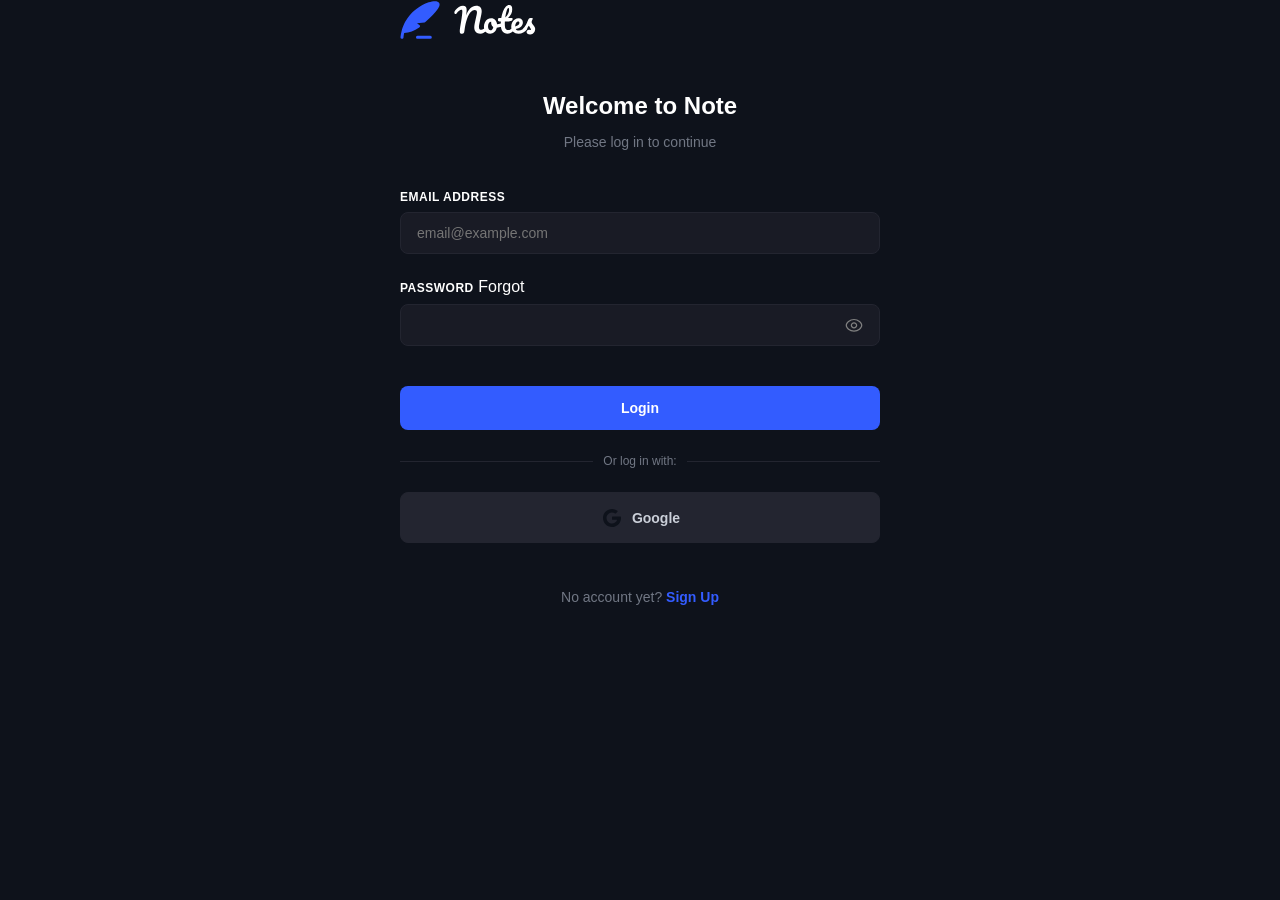
<file: index.html>
<!doctype html>
<html lang="en">
  <head>
    <meta charset="UTF-8" />
    <meta name="viewport" content="width=device-width, initial-scale=1.0" />
    <link
      rel="icon"
      type="image/png"
      sizes="32x32"
      href="./assets/images/favicon-32x32.png"
    />
    <link rel="preconnect" href="https://fonts.googleapis.com" />
    <link rel="preconnect" href="https://fonts.gstatic.com" crossorigin />
    <link
      href="https://fonts.googleapis.com/css2?family=Inter:wght@400;500;600;700&family=Noto+Serif:ital,wght@0,400;0,700;1,400&family=Source+Code+Pro:wght@400;600&display=swap"
      rel="stylesheet"
    />
    <link rel="stylesheet" href="./assets/css/styles.css" />
    <title>Notes App | Frontend Mentor</title>
  </head>
  <body>
    <div class="app-container">
      <aside class="sidebar">
        <div class="sidebar-header">
          <img
            src="./assets/images/logo.svg"
            alt="Notes Logo"
            class="sidebar-logo"
          />
        </div>

        <nav class="sidebar-nav">
          <ul class="nav-list">
            <li class="nav-item">
              <a href="#" class="nav-link active">
                <img
                  src="./assets/images/icon-home.svg"
                  alt=""
                  class="nav-icon"
                  aria-hidden="true"
                />
                <span>All Notes</span>
                <img
                  src="./assets/images/icon-chevron-right.svg"
                  alt=""
                  class="nav-chevron"
                  aria-hidden="true"
                />
              </a>
            </li>
            <li class="nav-item">
              <a href="#" class="nav-link">
                <img
                  src="./assets/images/icon-archive.svg"
                  alt=""
                  class="nav-icon"
                  aria-hidden="true"
                />
                <span>Archived Notes</span>
              </a>
            </li>
          </ul>

          <div class="nav-divider"></div>
          <div class="nav-section-title">Data</div>
          <ul class="nav-list">
            <li class="nav-item">
              <a href="#" class="nav-link" id="export-notes-btn">
                <img src="./assets/images/icon-archive.svg" alt="" class="nav-icon" aria-hidden="true" />
                <span>Export Notes</span>
              </a>
            </li>
            <li class="nav-item">
              <label class="nav-link" for="import-notes-input" style="cursor: pointer; margin: 0;">
                <img src="./assets/images/icon-plus.svg" alt="" class="nav-icon" aria-hidden="true" />
                <span>Import Notes</span>
                <input type="file" id="import-notes-input" accept=".json" style="display: none;" />
              </label>
            </li>
          </ul>

          <div class="nav-divider"></div>
          <div class="nav-section-title">Tags</div>
          <ul class="nav-list" id="sidebar-tags-list"></ul>

          <div class="nav-divider"></div>
          <div class="nav-section-title">Categories</div>
          <ul class="nav-list" id="sidebar-categories-list"></ul>
          <div style="padding: 4px 12px 12px;">
            <button id="create-category-btn" class="btn btn-secondary" style="width:100%; font-size:0.8rem; padding: 8px 12px;">
              + New Category
            </button>
          </div>
        </nav>
      </aside>

      <main class="main-content">
        <div class="mobile-logo-header">
          <img
            src="./assets/images/logo.svg"
            alt="Notes Logo"
            class="mobile-logo"
          />
        </div>

        <header class="top-header">
          <h1 class="page-title">All Notes</h1>

          <div class="header-actions">
            <div class="search-bar">
              <img
                src="./assets/images/icon-search.svg"
                alt=""
                class="search-icon"
                aria-hidden="true"
              />
              <input
                type="text"
                id="search-notes"
                class="search-input"
                placeholder="Search by title, content, or tags..."
                aria-label="Search notes"
              />
            </div>

            <a
              href="settings.html"
              class="icon-btn settings-btn"
              aria-label="Open Settings"
            >
              <img src="./assets/images/icon-settings.svg" alt="" aria-hidden="true" />
            </a>
          </div>
        </header>

        <div class="notes-layout">
          <div class="notes-list-col">
            <button class="btn btn-primary create-note-btn hidden-on-mobile">
              <img
                src="./assets/images/icon-plus.svg"
                alt=""
                class="plus-icon"
                aria-hidden="true"
              />
              Create New Note
            </button>

            <div class="notes-scroll-area">
              <div class="empty-state">
                <p>
                  You don't have any notes yet. Start a new note to capture your
                  thoughts and ideas.
                </p>
              </div>
            </div>

            <button class="fab create-note-fab visible-on-mobile" aria-label="Create new note">
              <img src="./assets/images/icon-plus.svg" alt="" aria-hidden="true" />
            </button>
          </div>

          <div class="note-editor-col">
            <div class="editor-mobile-header">
              <button class="icon-btn back-btn btn-text">
                <img src="./assets/images/icon-arrow-left.svg" alt="" aria-hidden="true" />
                Go Back
              </button>
              <div class="mobile-editor-actions">
                <button class="icon-btn" aria-label="Delete note">
                  <img src="./assets/images/icon-delete.svg" alt="" aria-hidden="true" />
                </button>
                <button class="icon-btn" aria-label="Archive note">
                  <img src="./assets/images/icon-archive.svg" alt="" aria-hidden="true" />
                </button>
                <button class="btn btn-text btn-cancel">Cancel</button>
                <button
                  type="submit"
                  form="note-form"
                  class="btn btn-text btn-save"
                >
                  Save Note
                </button>
              </div>
            </div>

            <form id="note-form" class="editor-content">
              <input
                type="text"
                class="editor-title-input"
                placeholder="Enter a title..."
                required
                aria-label="Note title"
              />
              <span id="title-error" class="error-message hidden">Title is required</span>
              
              <div class="editor-metadata">
                <div class="metadata-item">
                  <img
                    src="./assets/images/icon-tag.svg"
                    alt=""
                    class="meta-icon"
                    aria-hidden="true"
                  />
                  <label for="note-tags-input">Tags</label>
                  <input
                    id="note-tags-input"
                    type="text"
                    placeholder="Add tags separated by commas"
                  />
                </div>
                <div class="metadata-item">
                  <img src="./assets/images/icon-tag.svg" alt="" class="meta-icon" aria-hidden="true" />
                  <label for="note-category-select">Category</label>
                  <select id="note-category-select" class="category-select">
                    <option value="">No Category</option>
                  </select>
                </div>
                <div class="metadata-item">
                  <img
                    src="./assets/images/icon-clock.svg"
                    alt=""
                    class="meta-icon"
                    aria-hidden="true"
                  />
                  <span>Last edited</span>
                  <span class="timestamp">Not yet saved</span>
                </div>
              </div>
              
              <!-- Rich Text Toolbar -->
              <div class="editor-toolbar" role="toolbar" aria-label="Text formatting">
                <button type="button" class="toolbar-btn" data-command="bold" title="Bold (Ctrl+B)"><b>B</b></button>
                <button type="button" class="toolbar-btn" data-command="italic" title="Italic (Ctrl+I)"><i>I</i></button>
                <button type="button" class="toolbar-btn" data-command="underline" title="Underline (Ctrl+U)"><u>U</u></button>
                <div class="toolbar-separator"></div>
                <button type="button" class="toolbar-btn" data-command="insertUnorderedList" title="Bullet List">•</button>
                <button type="button" class="toolbar-btn" data-command="insertOrderedList" title="Numbered List">1.</button>
              </div>

              <div
                id="note-content-editor"
                class="editor-textarea"
                contenteditable="true"
                role="textbox"
                aria-multiline="true"
                aria-label="Note content"
                data-placeholder="Start typing your note here..."
              ></div>
            </form>
            <div class="editor-actions">
              <span id="draft-status" class="draft-status"></span>

              <button type="submit" form="note-form" class="btn btn-primary">
                Save Note
              </button>
              <button type="button" class="btn btn-secondary">Cancel</button>
            </div>
          </div>

          <div class="note-meta-col" id="desktop-meta-actions">
            <button class="btn meta-btn" id="share-note-btn">
              <img
                src="./assets/images/icon-status.svg"
                alt=""
                class="meta-icon"
                aria-hidden="true"
              />
              Share Note
            </button>
            <button class="btn meta-btn">
              <img
                src="./assets/images/icon-archive.svg"
                alt=""
                class="meta-icon"
                aria-hidden="true"
              />
              Archive Note
            </button>
            <button class="btn meta-btn">
              <img
                src="./assets/images/icon-delete.svg"
                alt=""
                class="meta-icon"
                aria-hidden="true"
              />
              Delete Note
            </button>
          </div>
        </div>
      </main>

      <nav class="mobile-nav">
        <a href="#" class="mobile-nav-item active">
          <img src="./assets/images/icon-home.svg" alt="" aria-hidden="true" />
          <span>Home</span>
        </a>
        <a href="#" class="mobile-nav-item">
          <img src="./assets/images/icon-search.svg" alt="" aria-hidden="true" />
          <span>Search</span>
        </a>
        <a href="#" class="mobile-nav-item">
          <img src="./assets/images/icon-archive.svg" alt="" aria-hidden="true" />
          <span>Archived</span>
        </a>
        <a href="#" class="mobile-nav-item">
          <img src="./assets/images/icon-tag.svg" alt="" aria-hidden="true" />
          <span>Tags</span>
        </a>
        <a href="#" class="mobile-nav-item">
          <img src="./assets/images/icon-settings.svg" alt="" aria-hidden="true" />
          <span>Settings</span>
        </a>
      </nav>
    </div>


    <div id="delete-modal-overlay" 
         class="modal-overlay hidden" 
         role="dialog" 
         aria-modal="true" 
         aria-labelledby="modal-title">
      <div class="modal-card">
        <div class="modal-body">
          <div class="modal-icon-container">
            <img id="modal-icon" src="" alt="" class="modal-delete-icon" aria-hidden="true" />
          </div>
          <div class="modal-text-content">
            <h3 id="modal-title" class="modal-title"></h3>
            <p id="modal-subtitle" class="modal-subtitle"></p>
          </div>
        </div>
        <div class="modal-footer">
          <button id="modal-cancel-btn" class="btn btn-secondary modal-btn">Cancel</button>
          <button id="modal-confirm-delete-btn" class="modal-btn">Confirm</button>
        </div>
      </div>
    </div>

    <!-- Category Modal -->
    <div id="category-modal-overlay" 
         class="modal-overlay hidden" 
         role="dialog" 
         aria-modal="true" 
         aria-labelledby="cat-modal-title">
      <div class="modal-card">
        <div class="modal-body">
          <div class="modal-icon-container cat-modal-icon">
            <img src="./assets/images/icon-tag.svg" alt="" class="modal-cat-icon" aria-hidden="true" />
          </div>
          <div class="modal-text-content">
            <h3 id="cat-modal-title" class="modal-title">New Category</h3>
            <p class="modal-subtitle">Enter a name for your new category to organize your notes.</p>
            <input type="text" id="new-category-name" class="modal-input" placeholder="Category name..." />
          </div>
        </div>
        <div class="modal-footer">
          <button id="cat-modal-cancel-btn" class="btn btn-secondary modal-btn">Cancel</button>
          <button id="cat-modal-create-btn" class="btn btn-primary modal-btn">Create Category</button>
        </div>
      </div>
    </div>

    <script type="module" src="./assets/js/main.js"></script>
  </body>
</html>
</file>
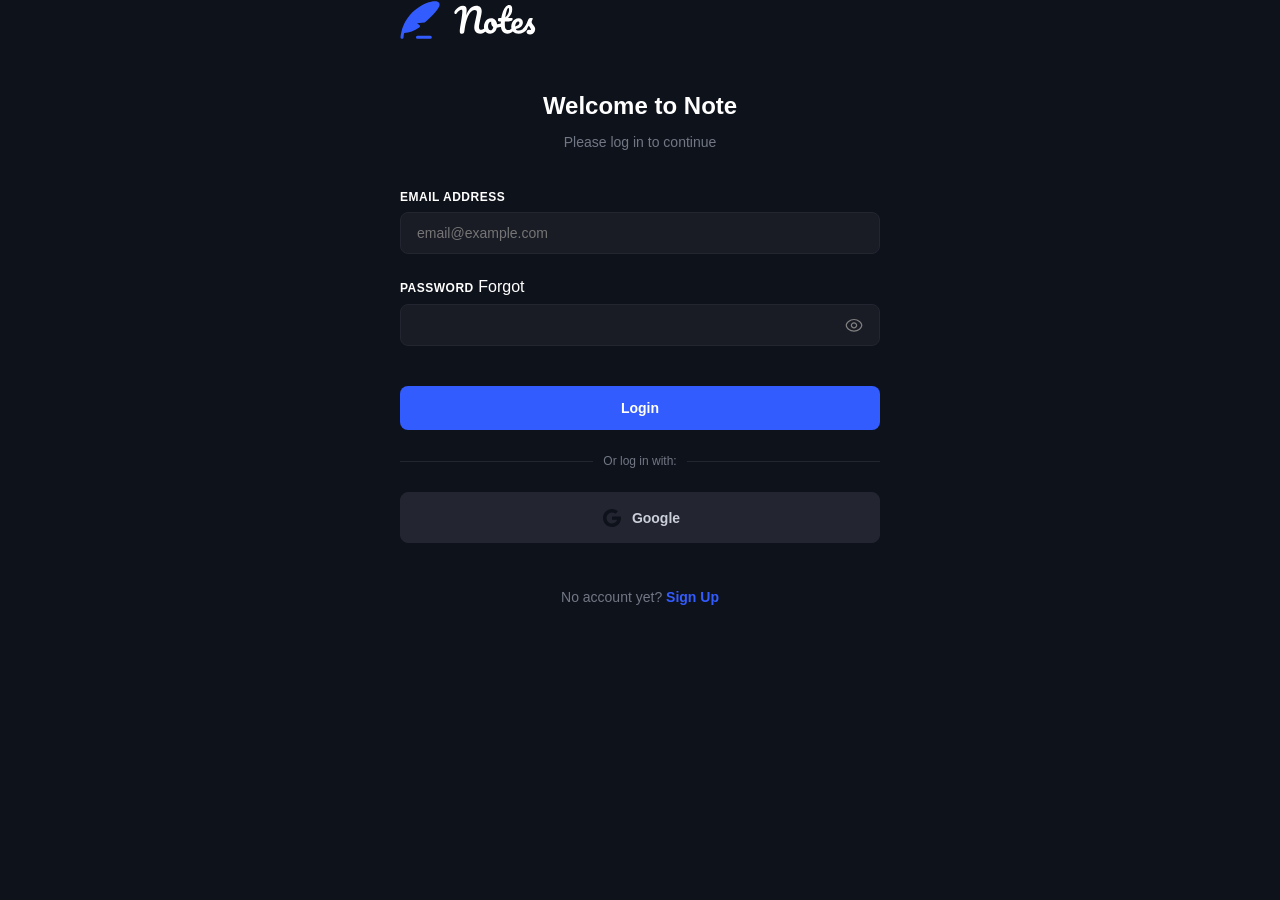
<file: settings.html>
<!doctype html>
<html lang="en">
  <head>
    <meta charset="UTF-8" />
    <meta name="viewport" content="width=device-width, initial-scale=1.0" />
    <link
      rel="icon"
      type="image/png"
      sizes="32x32"
      href="./assets/images/favicon-32x32.png"
    />
    
    <link rel="preconnect" href="https://fonts.googleapis.com">
    <link rel="preconnect" href="https://fonts.gstatic.com" crossorigin>
    <link href="https://fonts.googleapis.com/css2?family=Inter:wght@400;500;600;700&family=Noto+Serif:ital,wght@0,400;0,700;1,400&family=Source+Code+Pro:wght@400;600&display=swap" rel="stylesheet">

    <link rel="stylesheet" href="./assets/css/styles.css" />
    <title>Settings | Notes App</title>
  </head>
  <body>
    <div class="app-container">
      <aside class="sidebar">
        <div class="sidebar-header">
          <img src="./assets/images/logo.svg" alt="Notes Logo" class="sidebar-logo" />
        </div>
        <nav class="sidebar-nav">
          <ul class="nav-list">
            <li class="nav-item">
              <a href="index.html" class="nav-link">
                <img src="./assets/images/icon-home.svg" alt="" class="nav-icon" aria-hidden="true" />
                <span>All Notes</span>
              </a>
            </li>
            <li class="nav-item">
              <a href="index.html?filter=archived" class="nav-link">
                <img src="./assets/images/icon-archive.svg" alt="" class="nav-icon" aria-hidden="true" />
                <span>Archived Notes</span>
              </a>
            </li>
          </ul>
          <div class="nav-divider"></div>
          <div class="nav-section-title">Tags</div>
          <ul class="nav-list" id="sidebar-tags-list"></ul>
        </nav>
      </aside>

      <main class="main-content settings-page-content" style="padding: 0; max-width: none;">
        <div class="mobile-logo-header hidden-on-desktop visible-on-mobile">
          <img src="./assets/images/logo.svg" alt="Notes Logo" class="mobile-logo" />
        </div>

        <div class="settings-layout-wrapper" id="settings-layout">
          
          <!-- MASTER MENU (Left) -->
          <div class="settings-menu-col">
            <header class="top-header" style="border-radius:0; border:none; border-bottom:1px solid var(--border-color)">
              <h1 class="page-title">Settings</h1>
            </header>
            <div class="settings-menu-list">
              <div class="settings-menu-item active" data-pane="color-theme">
                <img src="./assets/images/icon-sun.svg" alt="" class="settings-menu-icon" aria-hidden="true" />
                <span>Color Theme</span>
              </div>
              <div class="settings-menu-item" data-pane="font-theme">
                <img src="./assets/images/icon-font.svg" alt="" class="settings-menu-icon" aria-hidden="true" />
                <span>Font Theme</span>
              </div>
              <div class="settings-menu-item" data-pane="password">
                <img src="./assets/images/icon-lock.svg" alt="" class="settings-menu-icon" aria-hidden="true" />
                <span>Change Password</span>
              </div>
              <div class="nav-divider" style="margin: 1rem 0"></div>
              <div class="settings-menu-item" id="logout-menu-btn">
                <img src="./assets/images/icon-logout.svg" alt="" class="settings-menu-icon" aria-hidden="true" />
                <span>Logout</span>
              </div>
            </div>
          </div>

          <!-- DETAIL PANE (Right) -->
          <div class="settings-detail-col">
            <header class="settings-detail-header">
              <button class="icon-btn back-btn" id="settings-back-btn" style="display: none; align-items: center; gap: 8px;">
                <img src="./assets/images/icon-arrow-left.svg" alt="" style="filter: invert(1)" />
                Settings
              </button>
              <h2 class="settings-detail-title" id="settings-pane-title">Color Theme</h2>
            </header>
            
            <div class="settings-scroll-area">
              
              <!-- Color Theme Pane -->
              <div class="settings-pane active" id="pane-color-theme">
                <p style="color: var(--clr-neutral-400); margin-bottom: 1.5rem">Choose your color theme:</p>
                <div class="options-vertical" style="display: flex; flex-direction: column; gap: 1rem">
                  <label class="option-item">
                    <input type="radio" name="color-theme" value="light" />
                    <div class="option-text">
                      <strong>Light Mode</strong><p>Pick a clean and classic light theme</p>
                    </div>
                  </label>
                  <label class="option-item">
                    <input type="radio" name="color-theme" value="dark" checked />
                    <div class="option-text">
                      <strong>Dark Mode</strong><p>Select a sleek and modern dark theme</p>
                    </div>
                  </label>
                  <label class="option-item">
                    <input type="radio" name="color-theme" value="system" />
                    <div class="option-text">
                      <strong>System</strong><p>Adapts to your device's theme</p>
                    </div>
                  </label>
                </div>
                <button id="apply-theme-btn" class="btn btn-primary" style="margin-top: 1.5rem; float: right;">Apply Changes</button>
              </div>

              <!-- Font Theme Pane -->
              <div class="settings-pane" id="pane-font-theme">
                <p style="color: var(--clr-neutral-400); margin-bottom: 1.5rem">Choose your font theme:</p>
                <div class="options-vertical" style="display: flex; flex-direction: column; gap: 1rem">
                  <label class="option-item" style="font-family: 'Inter', sans-serif;">
                    <input type="radio" name="font-theme" value="sans-serif" checked />
                    <div class="option-text">
                      <strong>Sans-serif</strong><p>Clean and modern, easy to read.</p>
                    </div>
                  </label>
                  <label class="option-item" style="font-family: 'Noto Serif', serif;">
                    <input type="radio" name="font-theme" value="serif" />
                    <div class="option-text">
                      <strong>Serif</strong><p>Classic and elegant for a timeless feel.</p>
                    </div>
                  </label>
                  <label class="option-item" style="font-family: 'Source Code Pro', monospace;">
                    <input type="radio" name="font-theme" value="monospace" />
                    <div class="option-text">
                      <strong>Monospace</strong><p>Code-like, great for a technical vibe.</p>
                    </div>
                  </label>
                </div>
                <button id="apply-font-btn" class="btn btn-primary" style="margin-top: 1.5rem; float: right;">Apply Changes</button>
              </div>

              <!-- Password Pane -->
              <div class="settings-pane" id="pane-password">
                <form id="password-form" class="auth-form" style="display: flex; flex-direction: column; gap: 1rem;">
                  
                  <div class="form-group">
                    <label class="form-label" for="old-password">Old Password</label>
                    <div class="password-input-wrapper">
                      <input type="password" id="old-password" class="form-input" required />
                      <button type="button" class="password-toggle" aria-label="Toggle password visibility">
                        <img src="./assets/images/icon-show-password.svg" alt="Show Password">
                      </button>
                    </div>
                  </div>

                  <div class="form-group">
                    <label class="form-label" for="new-password">New Password</label>
                    <div class="password-input-wrapper">
                      <input type="password" id="new-password" class="form-input" minlength="8" required />
                      <button type="button" class="password-toggle" aria-label="Toggle password visibility">
                        <img src="./assets/images/icon-show-password.svg" alt="Show Password">
                      </button>
                    </div>
                    <div style="display: flex; align-items: center; gap: 8px; margin-top: 8px; color: var(--clr-neutral-500); font-size: 0.75rem;">
                      <img src="./assets/images/icon-info.svg" alt="" style="width: 14px; filter: invert(0.5);" />
                      <span>At least 8 characters</span>
                    </div>
                  </div>

                  <div class="form-group">
                    <label class="form-label" for="confirm-password">Confirm New Password</label>
                    <div class="password-input-wrapper">
                      <input type="password" id="confirm-password" class="form-input" minlength="8" required />
                      <button type="button" class="password-toggle" aria-label="Toggle password visibility">
                        <img src="./assets/images/icon-show-password.svg" alt="Show Password">
                      </button>
                    </div>
                  </div>

                  <button type="submit" class="btn btn-primary" style="align-self: flex-end; margin-top: 1rem; padding: 12px 24px;">Save Password</button>
                </form>
              </div>

            </div>
          </div>
        </div>
      </main>

      <nav class="mobile-nav">
        <a href="index.html" class="mobile-nav-item">
          <img src="./assets/images/icon-home.svg" alt="" aria-hidden="true" />
          <span>Home</span>
        </a>
        <a href="index.html?search=true" class="mobile-nav-item">
          <img src="./assets/images/icon-search.svg" alt="" aria-hidden="true" />
          <span>Search</span>
        </a>
        <a href="index.html?filter=archived" class="mobile-nav-item">
          <img src="./assets/images/icon-archive.svg" alt="" aria-hidden="true" />
          <span>Archived</span>
        </a>
        <a href="index.html?view=tags" class="mobile-nav-item">
          <img src="./assets/images/icon-tag.svg" alt="" aria-hidden="true" />
          <span>Tags</span>
        </a>
        <a href="settings.html" class="mobile-nav-item active">
          <img src="./assets/images/icon-settings.svg" alt="" aria-hidden="true" />
          <span>Settings</span>
        </a>
      </nav>
    </div>

    <script type="module" src="./assets/js/main.js"></script>
  </body>
</html>
</file>
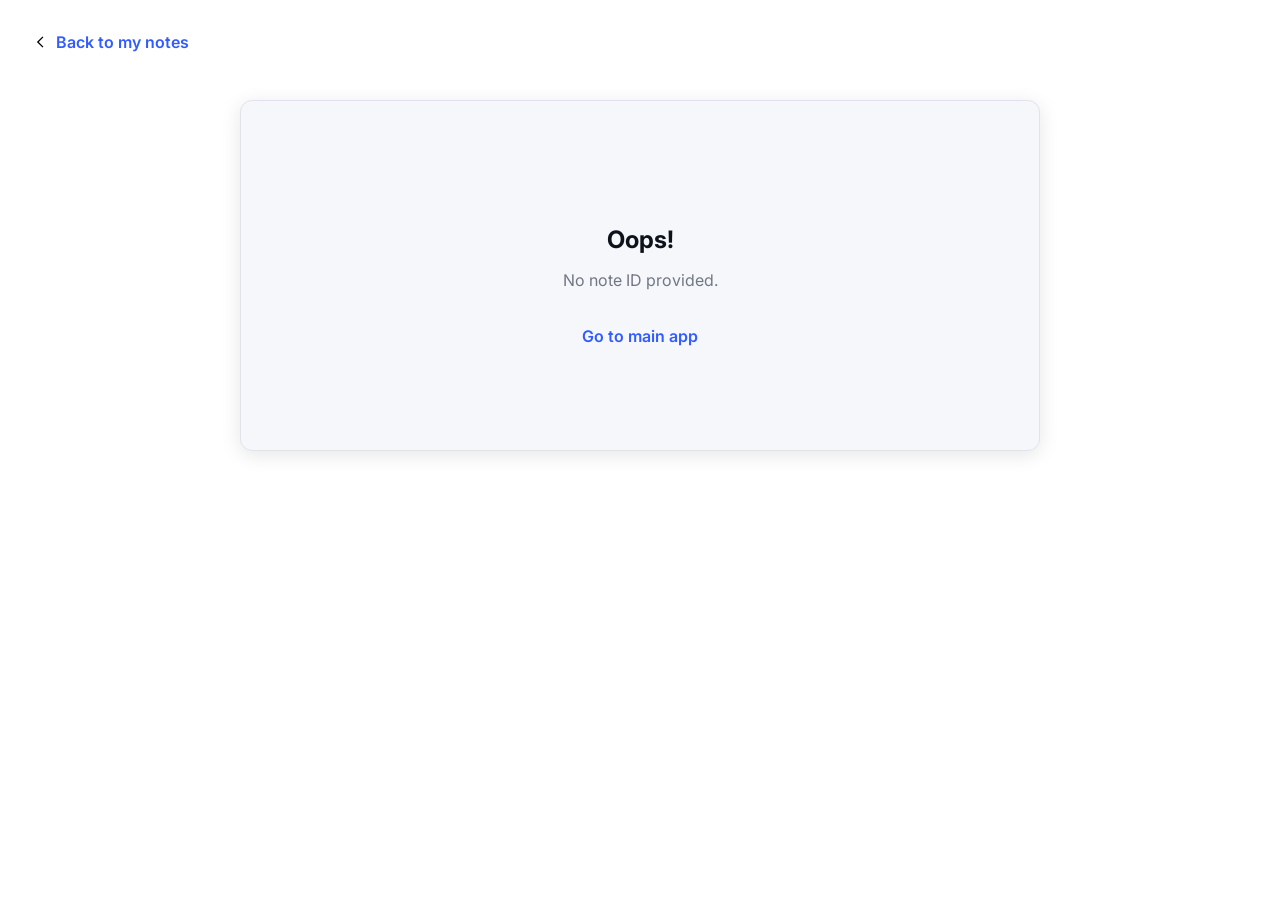
<file: share.html>
<!DOCTYPE html>
<html lang="en">
<head>
    <meta charset="UTF-8">
    <meta name="viewport" content="width=device-width, initial-scale=1.0">
    <title>Shared Note | Notes App</title>
    <link rel="preconnect" href="https://fonts.googleapis.com" />
    <link rel="preconnect" href="https://fonts.gstatic.com" crossorigin />
    <link
      href="https://fonts.googleapis.com/css2?family=Inter:wght@400;500;600;700&family=Noto+Serif:ital,wght@0,400;0,700;1,400&family=Source+Code+Pro:wght@400;600&display=swap"
      rel="stylesheet"
    />
    <link rel="stylesheet" href="./assets/css/styles.css">
    <style>
        body {
            background-color: var(--bg-color);
            color: var(--text-color);
            display: flex;
            flex-direction: column;
            align-items: center;
            padding: 2rem;
            min-height: 100vh;
            overflow-y: auto;
        }
        .share-container {
            width: 100%;
            max-width: 800px;
            background-color: var(--panel-color);
            border: 1px solid var(--border-color);
            border-radius: 12px;
            padding: 2.5rem;
            box-shadow: 0 4px 20px rgba(0,0,0,0.1);
            margin-top: 2rem;
        }
        .share-header {
            display: flex;
            justify-content: space-between;
            align-items: center;
            margin-bottom: 2rem;
            border-bottom: 1px solid var(--border-color);
            padding-bottom: 1rem;
        }
        .share-title {
            font-size: 2rem;
            margin-bottom: 0.5rem;
            color: var(--text-color);
        }
        .share-meta {
            color: var(--clr-neutral-500);
            font-size: 0.9rem;
        }
        .share-content {
            line-height: 1.8;
            font-size: 1.1rem;
            white-space: pre-wrap; /* Fallback for plaintext */
        }
        /* Support for rich text formatting */
        .share-content b, .share-content strong { font-weight: 700; }
        .share-content i, .share-content em { font-style: italic; }
        .share-content u { text-decoration: underline; }
        .share-content ul, .share-content ol { padding-left: 1.5rem; margin: 1rem 0; }
        
        .back-link {
            text-decoration: none;
            color: var(--clr-blue-500);
            font-weight: 600;
            display: flex;
            align-items: center;
            gap: 8px;
            margin-bottom: 1rem;
            align-self: flex-start;
            max-width: 800px;
        }
        .back-link:hover { text-decoration: underline; }

        .empty-message {
            text-align: center;
            padding: 4rem;
            color: var(--clr-neutral-500);
        }
    </style>
</head>
<body data-theme="system">
    <a href="index.html" class="back-link">
        <img src="./assets/images/icon-arrow-left.svg" alt="" aria-hidden="true" style="width: 16px;">
        Back to my notes
    </a>

    <div id="share-view" class="share-container">
        <div class="empty-message">Loading note...</div>
    </div>

    <script type="module" src="./assets/js/share.js"></script>
</body>
</html>
</file>
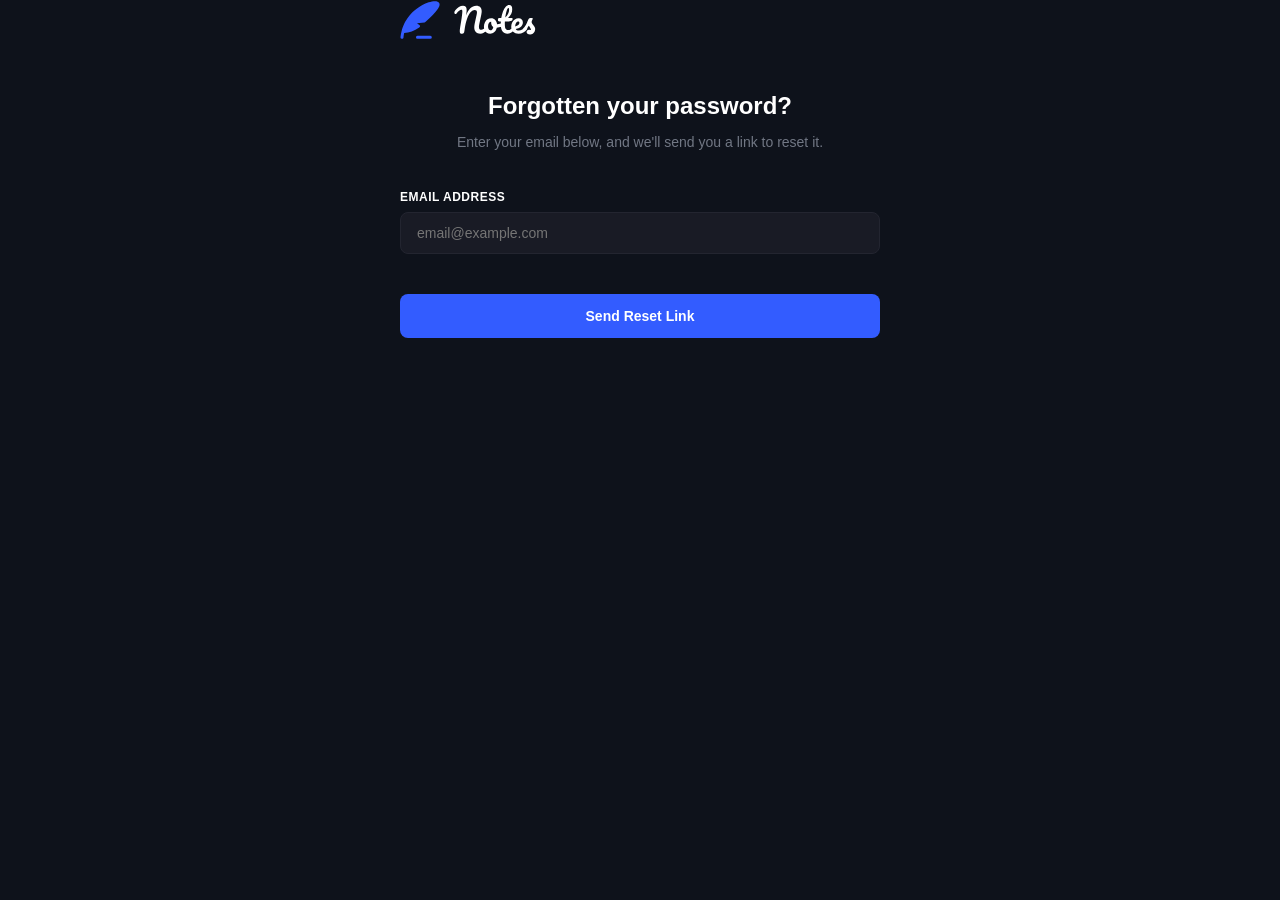
<file: auth/forgot-password.html>
<!DOCTYPE html>
<html lang="en">
<head>
  <meta charset="UTF-8">
  <meta name="viewport" content="width=device-width, initial-scale=1.0">

  <link rel="icon" type="image/png" sizes="32x32" href="../assets/images/favicon-32x32.png">
  <link rel="stylesheet" href="../assets/css/styles.css">
  
  <title>Forgot Password | Note-taking web app</title>
</head>
<body class="auth-bg">

  <div class="auth-container">
    <div class="auth-card">
      <div class="auth-header">
        <img src="../assets/images/logo-dark.svg" alt="Notes Logo" class="auth-logo">
        <h1 class="auth-title">Forgotten your password?</h1>
        <p class="auth-subtitle">Enter your email below, and we'll send you a link to reset it.</p>
      </div>

      <form class="auth-form" action="login.html">
        <div class="form-group">
          <label for="email" class="form-label">Email Address</label>
          <input type="email" id="email" class="form-input" placeholder="email@example.com" required>
        </div>

        <button type="submit" class="btn btn-primary auth-submit">Send Reset Link</button>
      </form>

    </div>
  </div>

</body>
</html>
</file>
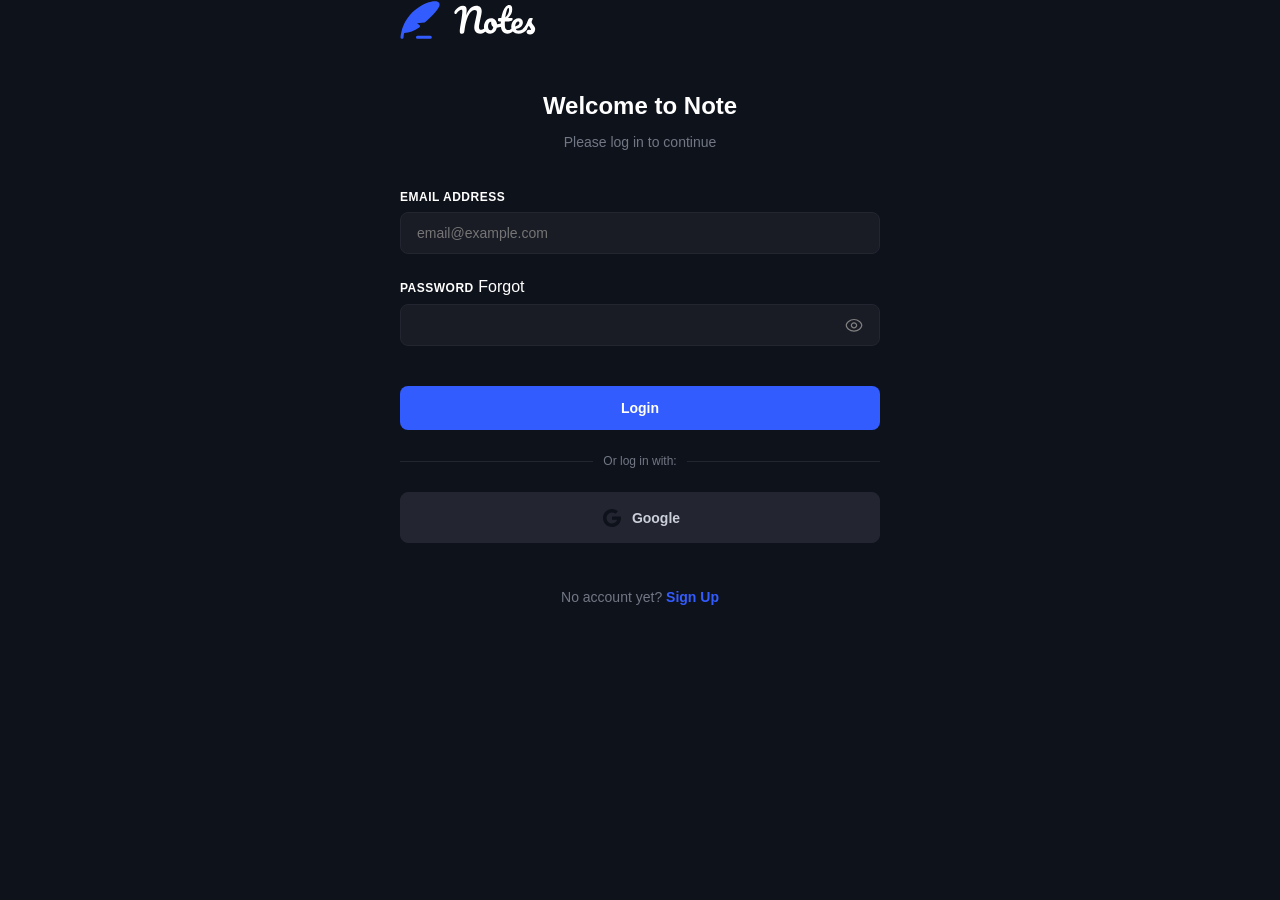
<file: auth/login.html>
<!DOCTYPE html>
<html lang="en">
<head>
  <meta charset="UTF-8">
  <meta name="viewport" content="width=device-width, initial-scale=1.0">

  <link rel="icon" type="image/png" sizes="32x32" href="./assets/images/favicon-32x32.png">
  <link rel="stylesheet" href="../assets/css/styles.css">
  
  <title>Frontend Mentor | Note-taking web app</title>
</head>
<body class="auth-bg">

  <div class="auth-container">
    <div class="auth-card">
      <div class="auth-header">
        <img src="../assets/images/logo-dark.svg" alt="Notes Logo" class="auth-logo">
        <h1 class="auth-title">Welcome to Note</h1>
        <p class="auth-subtitle">Please log in to continue</p>
      </div>

      <form class="auth-form" action="../index.html">
        <div class="form-group">
          <label for="email" class="form-label">Email Address</label>
          <input type="email" id="email" class="form-input" placeholder="email@example.com" required>
        </div>

        <div class="form-group">
          <div class="form-label-row">
            <label for="password" class="form-label">Password</label>
            <a href="forgot-password.html" class="forgot-link">Forgot</a>
          </div>
          <div class="password-input-wrapper">
            <input type="password" id="password" class="form-input password-input" required>
            <button type="button" class="password-toggle" aria-label="Toggle password visibility">
              <img src="../assets/images/icon-show-password.svg" alt="Show Password">
            </button>
          </div>
        </div>

        <button type="submit" class="btn btn-primary auth-submit">Login</button>
      </form>

      <div class="auth-divider">
        <span>Or log in with:</span>
      </div>

      <button type="button" class="btn btn-secondary auth-social-btn">
        <img src="../assets/images/icon-google.svg" alt="Google Logo">
        Google
      </button>

      <p class="auth-footer">
        No account yet? <a href="signup.html" class="signup-link">Sign Up</a>
      </p>
    </div>
  </div>
<script type="module" src="../assets/js/login.js"></script>
</body>
</html>
</file>
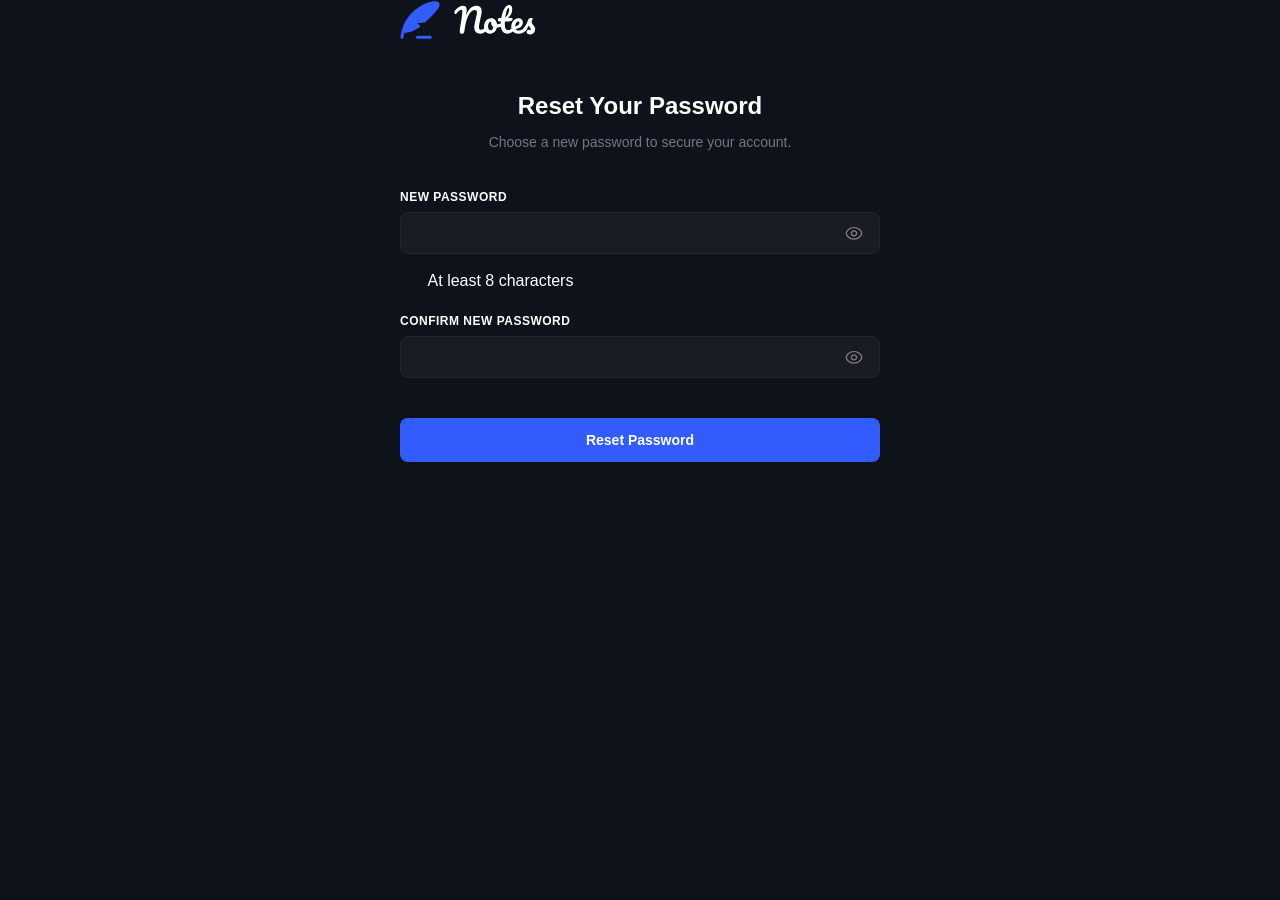
<file: auth/reset-password.html>
<!DOCTYPE html>
<html lang="en">
<head>
  <meta charset="UTF-8">
  <meta name="viewport" content="width=device-width, initial-scale=1.0">

  <link rel="icon" type="image/png" sizes="32x32" href="../assets/images/favicon-32x32.png">
  <link rel="stylesheet" href="../assets/css/styles.css">
  
  <title>Reset Password | Note-taking web app</title>
</head>
<body class="auth-bg">

  <div class="auth-container">
    <div class="auth-card">
      <div class="auth-header">
        <img src="../assets/images/logo-dark.svg" alt="Notes Logo" class="auth-logo">
        <h1 class="auth-title">Reset Your Password</h1>
        <p class="auth-subtitle">Choose a new password to secure your account.</p>
      </div>

      <form class="auth-form" action="login.html">
        <div class="form-group">
          <label for="new-password" class="form-label">New Password</label>
          <div class="password-input-wrapper">
            <input type="password" id="new-password" class="form-input password-input" required>
            <button type="button" class="password-toggle" aria-label="Toggle password visibility">
              <img src="../assets/images/icon-show-password.svg" alt="Show Password">
            </button>
          </div>
          <div class="auth-hint">
             <img src="../assets/images/icon-info.svg" alt="Info icon">
             <span>At least 8 characters</span>
          </div>
        </div>

        <div class="form-group">
          <label for="confirm-password" class="form-label">Confirm New Password</label>
          <div class="password-input-wrapper">
            <input type="password" id="confirm-password" class="form-input password-input" required>
            <button type="button" class="password-toggle" aria-label="Toggle password visibility">
              <img src="../assets/images/icon-show-password.svg" alt="Show Password">
            </button>
          </div>
        </div>

        <button type="submit" class="btn btn-primary auth-submit">Reset Password</button>
      </form>

    </div>
  </div>

</body>
</html>
</file>
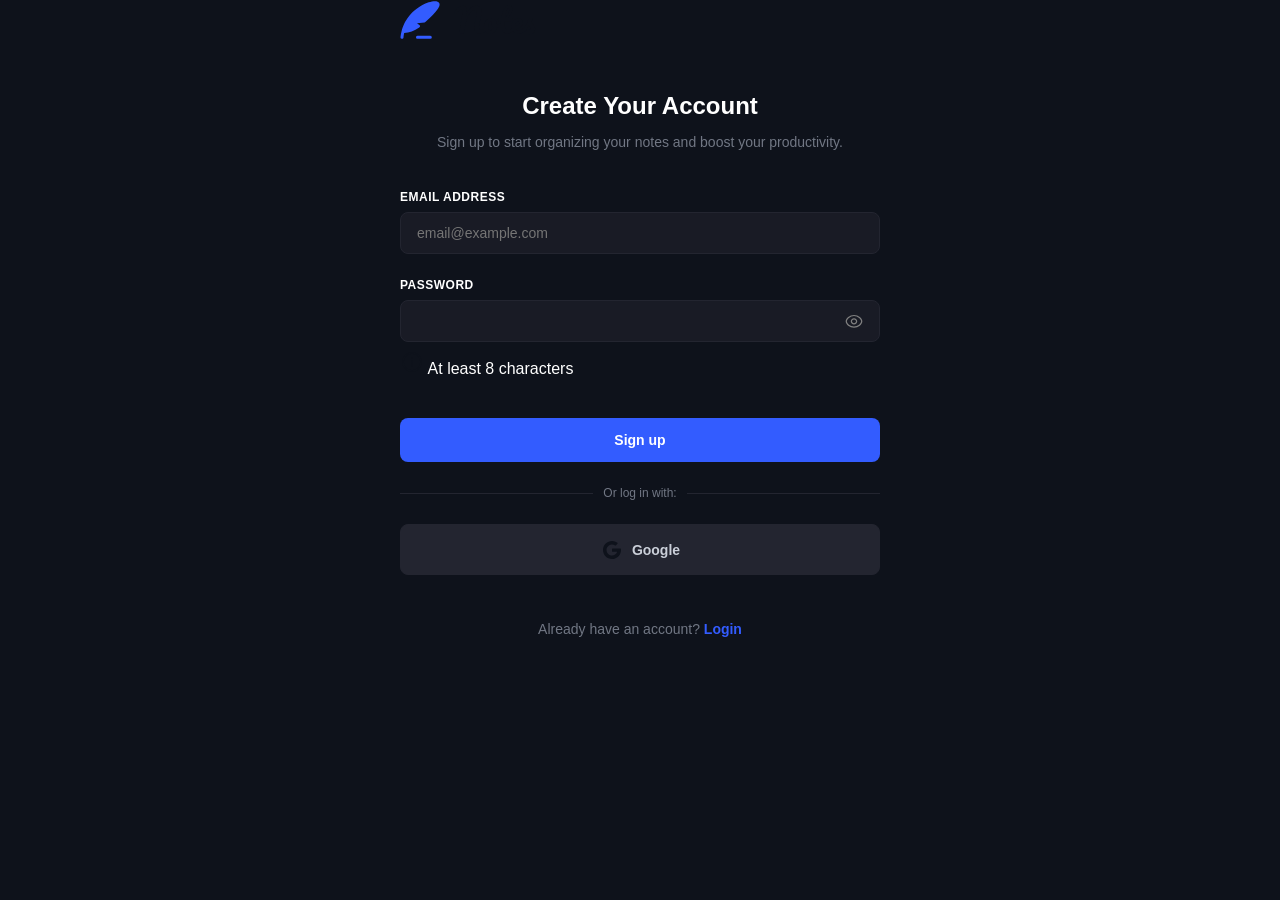
<file: auth/signup.html>
<!DOCTYPE html>
<html lang="en">
<head>
  <meta charset="UTF-8">
  <meta name="viewport" content="width=device-width, initial-scale=1.0">

  <link rel="icon" type="image/png" sizes="32x32" href="../assets/images/favicon-32x32.png">
  <link rel="stylesheet" href="../assets/css/styles.css">
  
  <title>Sign Up | Note-taking web app</title>
</head>
<body class="auth-bg">

  <div class="auth-container">
    <div class="auth-card">
      <div class="auth-header">
        <img src="../assets/images/logo.svg" alt="Notes Logo" class="auth-logo">
        <h1 class="auth-title">Create Your Account</h1>
        <p class="auth-subtitle">Sign up to start organizing your notes and boost your productivity.</p>
      </div>

      <form class="auth-form" action="../index.html">
        <div class="form-group">
          <label for="email" class="form-label">Email Address</label>
          <input type="email" id="email" class="form-input" placeholder="email@example.com" required>
        </div>

        <div class="form-group">
          <label for="password" class="form-label">Password</label>
          <div class="password-input-wrapper">
            <input type="password" id="password" class="form-input password-input" required>
            <button type="button" class="password-toggle" aria-label="Toggle password visibility">
              <img src="../assets/images/icon-show-password.svg" alt="Show Password">
            </button>
          </div>
          <div class="auth-hint">
             <img src="../assets/images/icon-info.svg" alt="Info icon">
             <span>At least 8 characters</span>
          </div>
        </div>

        <button type="submit" class="btn btn-primary auth-submit">Sign up</button>
      </form>

      <div class="auth-divider">
        <span>Or log in with:</span>
      </div>

      <button type="button" class="btn btn-secondary auth-social-btn">
        <img src="../assets/images/icon-google.svg" alt="Google Logo">
        Google
      </button>

      <p class="auth-footer">
        Already have an account? <a href="login.html" class="signup-link">Login</a>
      </p>
    </div>
  </div>
<script type="module" src="../assets/js/signup.js"></script>
</body>
</html>
</file>
<file: assets/css/styles.css>
:root {
  /* YOUR ORIGINAL COLORS */
  --clr-neutral-950: #0E121B;
  --clr-neutral-900: #191B25;
  --clr-neutral-800: #232530;
  --clr-neutral-700: #2B303B;
  --clr-neutral-600: #525866;
  --clr-neutral-500: #717784;
  --clr-neutral-400: #99A0AE;
  --clr-neutral-300: #CACFD8;
  --clr-neutral-200: #E0E4EA;
  --clr-neutral-100: #F3F5F8;
  --clr-neutral-50: #F5F7FA;
  --clr-neutral-0: #FFFFFF;

  --clr-blue-700: #2547D0;
  --clr-blue-500: #335CFF;
  --clr-blue-50: #EBF1FF;

  /* FONT STACKS (Requirement F) */
  --font-sans: 'Inter', sans-serif;
  --font-serif: 'Noto Serif', serif;
  --font-mono: 'Source Code Pro', monospace;
  
  /* The active font variable that the app actually uses */
  --ff-active: var(--font-sans);

  --fs-1: 1.5rem;
  --fs-2: 1.25rem;
  --fs-3: 1rem;
  --fs-4: 0.875rem;
  --fs-5: 0.875rem;
  --fs-6: 0.75rem;

  --fw-regular: 400;
  --fw-medium: 500;
  --fw-semi-bold: 600;
  --fw-bold: 700;

  /* THEME TOKENS */
  --bg-color: var(--clr-neutral-950);
  --text-color: var(--clr-neutral-0);
  --border-color: var(--clr-neutral-800);
  --panel-color: var(--clr-neutral-900);
  --sidebar-bg: var(--clr-neutral-950);
}

/* Color Theme Overrides */
[data-theme="light"] {
  --bg-color: var(--clr-neutral-0);
  --text-color: var(--clr-neutral-950);
  --border-color: var(--clr-neutral-200);
  --panel-color: var(--clr-neutral-50);
  --sidebar-bg: var(--clr-neutral-100);
}

/* --- FONT THEME SYSTEM (Requirement F) --- */
[data-font="sans-serif"] { --ff-active: var(--font-sans); }
[data-font="serif"] { --ff-active: var(--font-serif); }
[data-font="monospace"] { --ff-active: var(--font-mono); }

@media (prefers-color-scheme: light) {
  [data-theme="system"] {
    --bg-color: var(--clr-neutral-0);
    --text-color: var(--clr-neutral-950);
    --border-color: var(--clr-neutral-200);
    --panel-color: var(--clr-neutral-50);
    --sidebar-bg: var(--clr-neutral-100);
  }
}

/* Base Reset */
*, *::before, *::after { box-sizing: border-box; }
body, html { 
  margin: 0; padding: 0; height: 100vh; 
  font-family: var(--ff-active); 
  background: var(--bg-color); 
  color: var(--text-color);    
  overflow: hidden; 
  transition: background 0.3s ease, color 0.3s ease;
}

ul { list-style: none; padding: 0; margin: 0; }
a { text-decoration: none; color: inherit; }

.hidden-on-mobile { display: none !important; }
.visible-on-mobile { display: flex !important; }

/* Buttons */
.btn {
  display: inline-flex; align-items: center; justify-content: center; gap: 8px;
  padding: 12px 16px; border-radius: 8px; cursor: pointer; border: none;
  font-weight: var(--fw-semi-bold); font-family: inherit; font-size: var(--fs-4);
  transition: all 0.2s;
}
.btn-primary { background: var(--clr-blue-500); color: var(--clr-neutral-0); }
.btn-primary:hover { background: var(--clr-blue-700); }
.btn-secondary { background: var(--clr-neutral-800); color: var(--clr-neutral-300); }
[data-theme="light"] .btn-secondary { background: var(--clr-neutral-100); color: var(--clr-neutral-600); }
.btn-secondary:hover { background: var(--clr-neutral-700); color: var(--clr-neutral-0); }
.btn-text { background: transparent; border: none; padding: 4px 8px; }
.btn-text.btn-cancel { color: var(--clr-neutral-300); }
[data-theme="light"] .btn-text.btn-cancel { color: var(--clr-neutral-500); }
.btn-text.btn-cancel:hover { color: var(--clr-neutral-0); }
.btn-text.btn-save { color: var(--clr-blue-500); }
.btn-text.btn-save:hover { color: var(--clr-blue-700); }

/* Icons */
.nav-icon, .meta-icon, .nav-chevron, .plus-icon { filter: invert(1); width: 18px; opacity: 0.7; }
[data-theme="light"] .nav-icon, [data-theme="light"] .meta-icon, [data-theme="light"] .nav-chevron { filter: invert(0); }

.plus-icon { opacity: 1; }
.icon-btn { background: none; border: none; cursor: pointer; padding: 8px; border-radius: 8px; display: flex; align-items: center; justify-content: center; transition: background-color 0.2s; }
.icon-btn:hover { background-color: var(--clr-neutral-800); }
[data-theme="light"] .icon-btn:hover { background-color: var(--clr-neutral-200); }
.icon-btn img { filter: invert(1); width: 20px; opacity: 0.7; transition: opacity 0.2s; }
[data-theme="light"] .icon-btn img { filter: invert(0); }
.icon-btn:hover img { opacity: 1; }

.back-btn { gap: 8px; color: var(--clr-neutral-300); font-weight: var(--fw-medium); }
[data-theme="light"] .back-btn { color: var(--clr-neutral-600); }
.back-btn img { opacity: 1; }

.app-container { display: flex; flex-direction: column; width: 100%; height: 100%; }

.mobile-logo-header {
  padding: 1.5rem 1.5rem 0.5rem;
  background-color: transparent;
}
.mobile-logo { height: 28px; }

.sidebar { 
  display: none; width: 260px; 
  border-right: 1px solid var(--border-color); 
  background-color: var(--sidebar-bg);
  flex-direction: column; flex-shrink: 0; 
}
.sidebar-header { height: 80px; padding: 0 1.5rem; display: flex; align-items: center; border-bottom: 1px solid var(--border-color); flex-shrink: 0; }
.sidebar-logo { height: 28px; }
.sidebar-nav { padding-bottom: 2rem; overflow-y: auto; }
.nav-link { display: flex; align-items: center; gap: 12px; padding: 10px 16px; color: var(--clr-neutral-300); text-decoration: none; border-radius: 8px; margin: 0 12px; transition: background-color 0.2s, color 0.2s; }
[data-theme="light"] .nav-link { color: var(--clr-neutral-600); }
.nav-link:hover { background: var(--panel-color); color: var(--text-color); }
.nav-link.active { background: var(--panel-color); color: var(--text-color); }
.nav-link:hover .nav-icon, .nav-link.active .nav-icon { opacity: 1; }
.nav-chevron { margin-left: auto; }
.nav-divider { height: 1px; background-color: var(--border-color); margin: 16px 24px; }
.nav-section-title { padding: 8px 24px 8px; color: var(--clr-neutral-400); font-size: 12px; font-weight: var(--fw-semi-bold); text-transform: capitalize; letter-spacing: 0.5px; }

.main-content { flex: 1; display: flex; flex-direction: column; min-width: 0; padding-bottom: 72px; }
.top-header {
  display: flex;
  flex-direction: row; 
  align-items: center;
  justify-content: space-between;
  padding: 1rem 1.5rem;
  background-color: var(--bg-color);
  border-bottom: 1px solid var(--border-color);
}
.page-title { margin: 0; font-size: 1.5rem; font-weight: var(--fw-bold); letter-spacing: -0.5px; }
.header-actions {
  display: flex;
  align-items: center;
  justify-content: flex-end; 
  gap: 1rem;
  flex: 1; 
}
.search-bar {
  display: none; 
  align-items: center;
  border: 1px solid var(--border-color);
  border-radius: 8px;
  padding: 10px 16px;
  background: var(--panel-color);
  transition: border-color 0.2s;
}
.search-bar:focus-within { border-color: var(--clr-blue-500); }
.search-input {
  background: none;
  border: none;
  color: var(--text-color);
  outline: none;
  width: 100%;
  margin-left: 8px;
  font-size: var(--fs-4);
}

.notes-layout { display: flex; flex: 1; overflow: hidden; position: relative; }

.mobile-nav {
  position: fixed; bottom: 0; left: 0; width: 100%;
  background-color: var(--bg-color);
  border-top: 1px solid var(--border-color);
  display: flex; justify-content: space-around;
  padding: 8px 16px; z-index: 100;
  padding-bottom: calc(8px + env(safe-area-inset-bottom));
}
.mobile-nav-item {
  display: flex; flex-direction: column; align-items: center; gap: 4px;
  color: var(--clr-neutral-500); font-size: 12px; font-weight: var(--fw-medium);
  padding: 8px 16px;
  border-radius: 8px;
  transition: all 0.2s;
}
.mobile-nav-item img { width: 24px; filter: invert(0.6); }
[data-theme="light"] .mobile-nav-item img { filter: invert(0.5); }
.mobile-nav-item.active { color: var(--clr-blue-500); background-color: rgba(51, 92, 255, 0.1); }
.mobile-nav-item.active img { filter: brightness(0) saturate(100%) invert(29%) sepia(99%) saturate(3574%) hue-rotate(223deg) brightness(100%) contrast(105%); }

.notes-list-col { width: 100%; border-right: none; display: flex; flex-direction: column; }
.create-note-btn { margin: 1.5rem; }
.create-note-fab {
  position: fixed; bottom: 90px; right: 24px; z-index: 90;
  width: 56px; height: 56px; border-radius: 50%;
  background-color: var(--clr-blue-500); border: none; color: white;
  display: flex; align-items: center; justify-content: center;
  box-shadow: 0 4px 12px rgba(51, 92, 255, 0.3); cursor: pointer;
}
.create-note-fab img { width: 24px; filter: invert(1); opacity: 1; }
.notes-scroll-area { flex: 1; overflow-y: auto; padding: 1rem 1.5rem; }
.empty-state { text-align: center; color: var(--clr-neutral-400); padding: 2rem 1rem; line-height: 1.5; font-size: var(--fs-4); }

.note-item { padding: 1rem 0; border: none; border-bottom: 1px solid var(--border-color); border-radius: 0; cursor: pointer; transition: 0.2s; margin-bottom: 0; }
.note-item:last-child { border-bottom: none; }
.note-item:hover { background-color: var(--panel-color); }
.note-item.active { background-color: var(--panel-color); border-color: var(--clr-neutral-700); }
[data-theme="light"] .note-item.active { border-color: var(--clr-neutral-300); }
.note-title { margin: 0 0 8px 0; font-size: 1rem; font-weight: 600; color: var(--text-color); }
.note-tags { display: flex; flex-wrap: wrap; gap: 8px; margin-bottom: 12px; }
.tag-badge { background-color: var(--border-color); color: var(--clr-neutral-200); font-size: 0.75rem; padding: 4px 8px; border-radius: 4px; }
[data-theme="light"] .tag-badge { color: var(--clr-neutral-600); }
.note-date { font-size: 0.75rem; color: var(--clr-neutral-400); }

.note-editor-col {
  display: none; 
  flex: 1; flex-direction: column; background: var(--bg-color);
}
.editor-mobile-header {
  display: flex; justify-content: space-between; align-items: center;
  padding: 12px 16px; border-bottom: 1px solid var(--border-color);
}
.mobile-editor-actions { display: flex; align-items: center; gap: 4px; }
.editor-content { flex: 1; padding: 1.5rem; display: flex; flex-direction: column; overflow-y: auto; }
.editor-title-input { background: none; border: none; color: var(--text-color); font-size: var(--fs-1); font-weight: var(--fw-bold); outline: none; margin-bottom: 1.5rem; }
.editor-metadata { display: flex; flex-direction: column; gap: 1rem; margin-bottom: 2rem; padding-bottom: 2rem; border-bottom: 1px solid var(--border-color); }
.metadata-item { display: flex; align-items: center; gap: 1.5rem; color: var(--clr-neutral-400); font-size: var(--fs-4); }
.metadata-item label, .metadata-item > span:first-of-type { width: 100px; }
.metadata-item input { background: none; border: none; color: var(--text-color); outline: none; flex: 1; font-family: inherit; font-size: inherit; }
.timestamp { color: var(--text-color); }
.editor-textarea { flex: 1; background: none; border: none; color: var(--text-color); outline: none; resize: none; font-size: var(--fs-3); line-height: 1.6; font-family: inherit; }
.editor-actions { display: none; }

/* Settings Layout Refinement */
.settings-scroll-area {
  flex: 1;
  overflow-y: auto; 
  padding: 2rem;
  width: 100%;
  max-width: 800px;
}

.option-item {
  display: flex; align-items: flex-start; gap: 1rem;
  padding: 1.25rem; border: 1px solid var(--border-color);
  border-radius: 12px; background-color: var(--panel-color);
  cursor: pointer; transition: all 0.2s ease; margin-bottom: 1rem;
}
.option-item:hover { border-color: var(--clr-blue-500); background-color: var(--bg-color); }
.option-item input[type="radio"] { accent-color: var(--clr-blue-500); width: 18px; height: 18px; cursor: pointer; }
.option-text strong { display: block; color: var(--text-color); margin-bottom: 4px; font-size: var(--fs-4); }
.option-text p { margin: 0; font-size: var(--fs-6); color: var(--clr-neutral-500); }

.toast-message {
  position: fixed; bottom: 100px; left: 50%; transform: translateX(-50%);
  background-color: var(--clr-blue-500); color: white;
  padding: 12px 24px; border-radius: 50px; font-weight: 600;
  z-index: 1000; box-shadow: 0 4px 12px rgba(0,0,0,0.3);
  animation: slideUp 0.3s ease-out;
}
@keyframes slideUp { from { bottom: 80px; opacity: 0; } to { bottom: 100px; opacity: 1; } }

@media (min-width: 768px) {
  .top-header { padding: 0 2rem; height: 80px; flex-direction: row; }
  .header-actions { width: auto; }
  .search-bar { display: flex; width: 320px; }
}

@media (min-width: 1024px) {
  .app-container { flex-direction: row; }
  .mobile-logo-header { display: none; }
  .sidebar { display: flex; }
  .main-content { padding-bottom: 0; border-left: 1px solid var(--border-color); }
  .mobile-nav { display: none; }
  
  .settings-page-content {
      width: 100% !important;
      max-width: 100% !important;
      flex: 1 !important;
      border-left: none !important;
  }
  
  .hidden-on-mobile { display: flex !important; margin: 1.5rem 2rem 0; }
  .visible-on-mobile { display: none !important; }
  
  .notes-layout:not(.settings-layout) .notes-list-col { width: 320px; border-right: 1px solid var(--border-color); }
  .notes-layout:not(.settings-layout) .note-editor-col { display: flex; border-right: 1px solid var(--border-color); }
  
  .notes-layout.viewing-note .notes-list-col { display: flex; }
  .editor-mobile-header { display: none; }
  .editor-content { padding: 2.5rem 3rem; }
  .editor-actions { display: flex; padding: 1.5rem 3rem; border-top: 1px solid var(--border-color); gap: 1rem; }
  #desktop-meta-actions { display: flex; width: 250px; padding: 2.5rem 2rem; flex-direction: column; gap: 16px; }
  
  .meta-btn {
    width: 100%; justify-content: flex-start !important;
    background: transparent !important; border: 1px solid var(--clr-neutral-700) !important;
    color: var(--clr-neutral-300) !important;
  }
  [data-theme="light"] .meta-btn { border-color: var(--clr-neutral-200) !important; color: var(--clr-neutral-600) !important; }
  .meta-btn:hover { background: var(--panel-color) !important; }

  /* Restore card style for note items on desktop */
  .note-item { 
      padding: 1rem; 
      border: 1px solid var(--border-color); 
      border-radius: 8px; 
      margin-bottom: 1rem; 
  }
  .note-item:last-child {
      border-bottom: 1px solid var(--border-color);
  }
}

/* --- CUSTOM MODAL STYLING (FIGMA MATCHED) --- */

.hidden { display: none !important; }

.modal-overlay {
  position: fixed; top: 0; left: 0; width: 100%; height: 100%;
  background-color: rgba(0, 0, 0, 0.6);
  display: flex; align-items: center; justify-content: center;
  z-index: 3000;
  backdrop-filter: blur(2px);
}

.modal-card {
  background-color: var(--bg-color);
  border: 1px solid var(--border-color);
  border-radius: 12px;
  width: 90%; max-width: 440px;
  overflow: hidden;
  font-family: var(--ff-active);
  box-shadow: 0 20px 40px rgba(0,0,0,0.4);
}

.modal-body {
  padding: 24px;
  display: flex;
  gap: 16px;
  align-items: flex-start;
}

.modal-icon-container {
  width: 40px; height: 40px; border-radius: 8px;
  background-color: var(--panel-color);
  display: flex; align-items: center; justify-content: center;
  flex-shrink: 0;
}

/* Icon logic based on theme */
.modal-delete-icon { width: 20px; height: 20px; filter: invert(1); }
[data-theme="light"] .modal-delete-icon { filter: invert(0); }

.modal-text-content { text-align: left; }

.modal-title {
  color: var(--text-color);
  font-size: 1.125rem;
  font-weight: var(--fw-bold);
  margin: 0 0 8px 0;
}

.modal-subtitle {
  color: var(--clr-neutral-500);
  font-size: 0.875rem;
  line-height: 1.5;
  margin: 0;
}

.modal-footer {
  padding: 16px 24px 24px;
  display: flex;
  justify-content: flex-end;
  gap: 12px;
  border-top: 1px solid var(--border-color);
}

.modal-btn {
  padding: 10px 18px;
  border-radius: 8px;
  font-size: 0.875rem;
  font-weight: var(--fw-medium);
  cursor: pointer;
  font-family: inherit;
}

/* --- Validation Styles (Requirement E) --- */

.error-message {
    color: #ff4b4b; /* A bright, professional red */
    font-size: 0.85rem;
    margin-top: 4px;
    display: block;
    font-weight: 500;
    transition: all 0.2s ease;
}

/* Helper class to hide the error */
.hidden {
    display: none !important;
}

/* Red border for the input itself */
.input-error {
    border-bottom: 2px solid #ff4b4b !important;
}

/* Optional: Shake animation when validation fails */
.shake {
    animation: shake 0.4s cubic-bezier(.36,.07,.19,.97) both;
}

@keyframes shake {
    10%, 90% { transform: translate3d(-1px, 0, 0); }
    20%, 80% { transform: translate3d(2px, 0, 0); }
    30%, 50%, 70% { transform: translate3d(-4px, 0, 0); }
    40%, 60% { transform: translate3d(4px, 0, 0); }
}

/* --- Search Highlighting (Requirement B) --- */

mark {
    background-color: #ffd700; /* Gold/Yellow */
    color: #000; /* Keep text black for readability */
    padding: 0 2px;
    border-radius: 2px;
    font-weight: 600;
}

/* If you want a more subtle theme-friendly look: */
[data-theme="dark"] mark {
    background-color: rgba(255, 215, 0, 0.3);
    color: #fff;
    border-bottom: 2px solid #ffd700;
}

/* Modal Specific Button Colors */
.btn-danger {
  background-color: #FF4B4B;
  color: white;
  border: none;
}
.btn-danger:hover { background-color: #E03E3E; }

.btn-archive {
  background-color: var(--clr-blue-500);
  color: white;
  border: none;
}

/* --- AUTH PAGE SPECIFIC STYLES --- */

.auth-container {
    width: 100%;
    max-width: 480px;
    margin: 0 auto;
}

.auth-logo {
    height: 40px;
    margin-bottom: 2rem;
    align-self: center;
}

.auth-title {
    font-size: var(--fs-1);
    font-weight: var(--fw-bold);
    text-align: center;
    margin-bottom: 0.5rem;
    color: var(--text-color);
}

.auth-subtitle {
    font-size: var(--fs-4);
    color: var(--clr-neutral-500);
    text-align: center;
    margin-bottom: 2.5rem;
}

.auth-form {
    display: flex;
    flex-direction: column;
    gap: 1.5rem;
}

.form-group {
    display: flex;
    flex-direction: column;
    gap: 8px;
}

.form-label {
    font-size: var(--fs-6);
    font-weight: var(--fw-semi-bold);
    color: var(--text-color);
    text-transform: uppercase;
    letter-spacing: 0.5px;
}

.form-input {
    width: 100%;
    padding: 12px 16px;
    background-color: var(--panel-color);
    border: 1px solid var(--border-color);
    border-radius: 8px;
    color: var(--text-color);
    font-family: inherit;
    font-size: var(--fs-4);
    outline: none;
    transition: border-color 0.2s;
}

.form-input:focus {
    border-color: var(--clr-blue-500);
}

.password-input-wrapper {
    position: relative;
    display: flex;
    align-items: center;
}

.password-toggle {
    position: absolute;
    right: 12px;
    background: none;
    border: none;
    cursor: pointer;
    padding: 4px;
    display: flex;
    align-items: center;
}

.password-toggle img {
    width: 20px;
    filter: invert(0.5);
}

.auth-submit {
    margin-top: 1rem;
    width: 100%;
    padding: 14px;
}

.auth-divider {
    display: flex;
    align-items: center;
    text-align: center;
    margin: 1.5rem 0;
    color: var(--clr-neutral-500);
    font-size: var(--fs-6);
}

.auth-divider::before, .auth-divider::after {
    content: '';
    flex: 1;
    border-bottom: 1px solid var(--border-color);
}

.auth-divider span {
    padding: 0 10px;
}

.auth-social-btn {
    width: 100%;
    margin-bottom: 2rem;
    border: 1px solid var(--border-color);
}

.auth-footer {
    text-align: center;
    font-size: var(--fs-4);
    color: var(--clr-neutral-500);
}

.signup-link {
    color: var(--clr-blue-500);
    font-weight: var(--fw-semi-bold);
}
.btn-archive:hover { background-color: var(--clr-blue-700); }

/* --- END CUSTOM MODAL --- */

/* --- NOTE CATEGORIES STYLES --- */

/* Category badge on note cards — distinct purple to differ from grey tag badges */
.category-badge {
  background-color: rgba(101, 78, 216, 0.18);
  color: #a78bfa;
  font-size: 0.7rem;
  font-weight: var(--fw-semi-bold);
  padding: 3px 8px;
  border-radius: 20px;
  border: 1px solid rgba(101, 78, 216, 0.3);
  letter-spacing: 0.3px;
}
[data-theme="light"] .category-badge {
  background-color: rgba(101, 78, 216, 0.1);
  color: #6d28d9;
  border-color: rgba(101, 78, 216, 0.25);
}

/* Category <select> in the note editor metadata row */
.category-select {
  background: transparent;
  border: none;
  color: var(--text-color);
  font-family: inherit;
  font-size: var(--fs-4);
  outline: none;
  cursor: pointer;
  flex: 1;
}
.category-select option {
  background-color: var(--bg-color);
  color: var(--text-color);
}

/* Empty state helper for category sidebar list */
.nav-section-empty {
  display: block;
  padding: 6px 28px;
  font-size: var(--fs-6);
  color: var(--clr-neutral-500);
  font-style: italic;
}

/* --- MODAL UPDATES --- */

.modal-input {
  width: 100%;
  background: transparent;
  border: none;
  border-bottom: 2px solid var(--clr-neutral-300);
  padding: 12px 0;
  font-size: 1.1rem;
  color: var(--text-color);
  outline: none;
  margin-top: 16px;
  transition: border-color 0.3s ease;
}

[data-theme="light"] .modal-input {
  border-bottom-color: var(--clr-neutral-600);
}

.modal-input:focus {
  border-color: var(--clr-blue-500);
}

.modal-overlay {
  backdrop-filter: blur(4px);
  transition: opacity 0.3s ease-in-out;
}

.cat-modal-icon {
  background: rgba(101, 78, 216, 0.1) !important;
}

.modal-cat-icon {
  width: 20px;
  height: 20px;
  filter: brightness(0) saturate(100%) invert(29%) sepia(99%) saturate(3574%) hue-rotate(223deg) brightness(100%) contrast(105%);
}

@keyframes modalPop {
  0% { transform: scale(0.9) translateY(20px); opacity: 0; }
  100% { transform: scale(1) translateY(0); opacity: 1; }
}

.modal-card {
  animation: modalPop 0.3s cubic-bezier(0.16, 1, 0.3, 1) forwards;
}

/* --- EXPORT / IMPORT SIDEBAR STYLES --- */

/* Section label for the Data nav group */
.nav-section-title {
  padding: 8px 24px 4px;
  color: var(--clr-neutral-400);
  font-size: 11px;
  font-weight: var(--fw-semi-bold);
  text-transform: uppercase;
  letter-spacing: 0.8px;
}

/* Import label acts as a nav-link but needs extra reset */
label.nav-link {
  display: flex;
  align-items: center;
  gap: 12px;
  padding: 10px 16px;
  color: var(--clr-neutral-300);
  border-radius: 8px;
  margin: 0 12px;
  transition: background-color 0.2s, color 0.2s;
  cursor: pointer;
  user-select: none;
}
[data-theme="light"] label.nav-link {
  color: var(--clr-neutral-600);
}
label.nav-link:hover {
  background: var(--panel-color);
  color: var(--text-color);
}

/* Disabled state — shown during an active import */
label.nav-link.importing {
  opacity: 0.5;
  pointer-events: none;
  cursor: not-allowed;
/* --- RICH TEXT EDITOR & TOOLBAR --- */

.editor-toolbar {
  display: flex;
  align-items: center;
  gap: 8px;
  padding: 8px 12px;
  border: 1px solid var(--border-color);
  border-bottom: none;
  border-top-left-radius: 8px;
  border-top-right-radius: 8px;
  background-color: var(--panel-color);
}

.toolbar-btn {
  width: 32px;
  height: 32px;
  display: flex;
  align-items: center;
  justify-content: center;
  background: transparent;
  border: 1px solid transparent;
  border-radius: 4px;
  color: var(--text-color);
  font-family: var(--font-sans);
  font-size: 14px;
  cursor: pointer;
  transition: all 0.2s;
}

.toolbar-btn:hover {
  background-color: rgba(51, 92, 255, 0.1);
  color: var(--clr-blue-500);
  border-color: rgba(51, 92, 255, 0.2);
}

.toolbar-btn.active {
  background-color: var(--clr-blue-500);
  color: white;
}

/* Tooltip style for toolbar buttons */
.toolbar-btn[title]:hover::after {
  content: attr(title);
  position: absolute;
  top: -30px;
  left: 50%;
  transform: translateX(-50%);
  background: var(--clr-neutral-800);
  color: white;
  padding: 4px 8px;
  border-radius: 4px;
  font-size: 10px;
  white-space: nowrap;
  pointer-events: none;
  z-index: 100;
}

.toolbar-separator {
  width: 1px;
  height: 20px;
  background-color: var(--border-color);
  margin: 0 4px;
}

.editor-textarea[contenteditable="true"] {
  min-height: 300px;
  padding: 1rem;
  overflow-y: auto;
  outline: none;
  border: 1px solid var(--border-color);
  border-bottom-left-radius: 8px;
  border-bottom-right-radius: 8px;
  line-height: 1.6;
}

.editor-textarea[contenteditable="true"]:empty:before {
  content: attr(data-placeholder);
  color: var(--clr-neutral-500);
  pointer-events: none;
  display: block; /* For Firefox */
}

/* Force standard formatting tags to display with maximum priority */
#note-content-editor b, 
#note-content-editor strong { 
    font-weight: 700 !important;
    display: inline !important;
}
#note-content-editor i, 
#note-content-editor em { 
    font-style: italic !important;
    display: inline !important;
}
#note-content-editor u { 
    text-decoration: underline !important;
    display: inline !important;
}

/* Ensure the editor itself doesn't force a normal weight on children */
#note-content-editor {
    font-weight: 400;
    font-style: normal;
}

/* Ensure lists have proper styling inside editor */
.editor-textarea ul, .editor-textarea ol {
  padding-left: 24px;
  margin-bottom: 12px;
}
.editor-textarea ul { list-style-type: disc; }
.editor-textarea ol { list-style-type: decimal; }

.note-preview {
  font-size: 0.8rem;
  color: var(--clr-neutral-500);
  margin-top: 8px;
  line-height: 1.4;
  display: -webkit-box;
  -webkit-line-clamp: 2;
  line-clamp: 2;
  -webkit-box-orient: vertical;
  overflow: hidden;
}

.auth-bg { background-color: var(--clr-neutral-900); display: flex; align-items: center; justify-content: center; min-height: 100vh; padding: 24px; }
[data-theme="light"] .auth-bg { background-color: var(--clr-neutral-100); }
.auth-container { width: 100%; max-width: 500px; display: flex; justify-content: center; align-items: center; }
.auth-card { background-color: var(--clr-neutral-950); border-radius: 12px; padding: 48px; display: flex; flex-direction: column; width: 100%; }
[data-theme="light"] .auth-card { background-color: var(--clr-neutral-0); border: 1px solid var(--clr-neutral-200); }

@media (max-width: 600px) {
  .auth-bg { padding: 16px; background-color: var(--clr-neutral-950); }
  [data-theme="light"] .auth-bg { background-color: var(--clr-neutral-0); }
  .auth-card { 
    padding: 32px 16px; 
    background-color: transparent !important; 
    border: none !important; 
    border-radius: 0;
  }
}

/* --- MOBILE & TABLET APP LAYOUT --- */
@media (max-width: 1023px) {
  .header-actions {
    display: none;
  }
  
  /* Mobile Editor Toggle Logic */
  .notes-layout.viewing-note .notes-list-col { 
    display: none !important; 
  }
  .notes-layout.viewing-note .note-editor-col { 
    display: flex !important; 
  }
}

@media (max-width: 599px) {
  .mobile-nav-item span {
    display: none;
  }
  .mobile-nav-item {
    padding: 12px;
  }
}

/* --- SETTINGS PAGE MASTER-DETAIL --- */
.settings-layout-wrapper { display: flex; flex: 1; overflow: hidden; }
.settings-menu-col { width: 100%; border-right: 1px solid var(--border-color); display: flex; flex-direction: column; background: var(--bg-color); }
.settings-detail-col { display: none; flex: 1; flex-direction: column; background: var(--bg-color); }

.settings-menu-list { padding: 1.5rem; flex: 1; overflow-y: auto; }
.settings-menu-item { display: flex; align-items: center; gap: 12px; padding: 12px 16px; color: var(--text-color); font-weight: var(--fw-medium); border-radius: 8px; cursor: pointer; transition: 0.2s; margin-bottom: 8px; }
.settings-menu-item:hover { background-color: var(--panel-color); }
.settings-menu-item.active { background-color: var(--panel-color); }
.settings-menu-icon { width: 20px; filter: invert(0.6); }
[data-theme="light"] .settings-menu-icon { filter: invert(0.4); }

.settings-pane { display: none; }
.settings-pane.active { display: block; }
.settings-detail-header { padding: 16px; border-bottom: 1px solid var(--border-color); display: flex; align-items: center; gap: 12px; }
.settings-detail-title { margin: 0; font-size: 1.25rem; font-weight: var(--fw-bold); }

@media (min-width: 1024px) {
  .settings-menu-col { width: 280px; }
  .settings-detail-col { display: flex; }
  .settings-layout-wrapper.viewing-detail .settings-menu-col { display: flex; }
}

@media (max-width: 1023px) {
  .settings-layout-wrapper.viewing-detail .settings-menu-col { display: none; }
  .settings-layout-wrapper.viewing-detail .settings-detail-col { display: flex; }
  /* Hide meta actions floatings on tablet/mobile */
  #desktop-meta-actions { display: none !important; }
}
</file>
